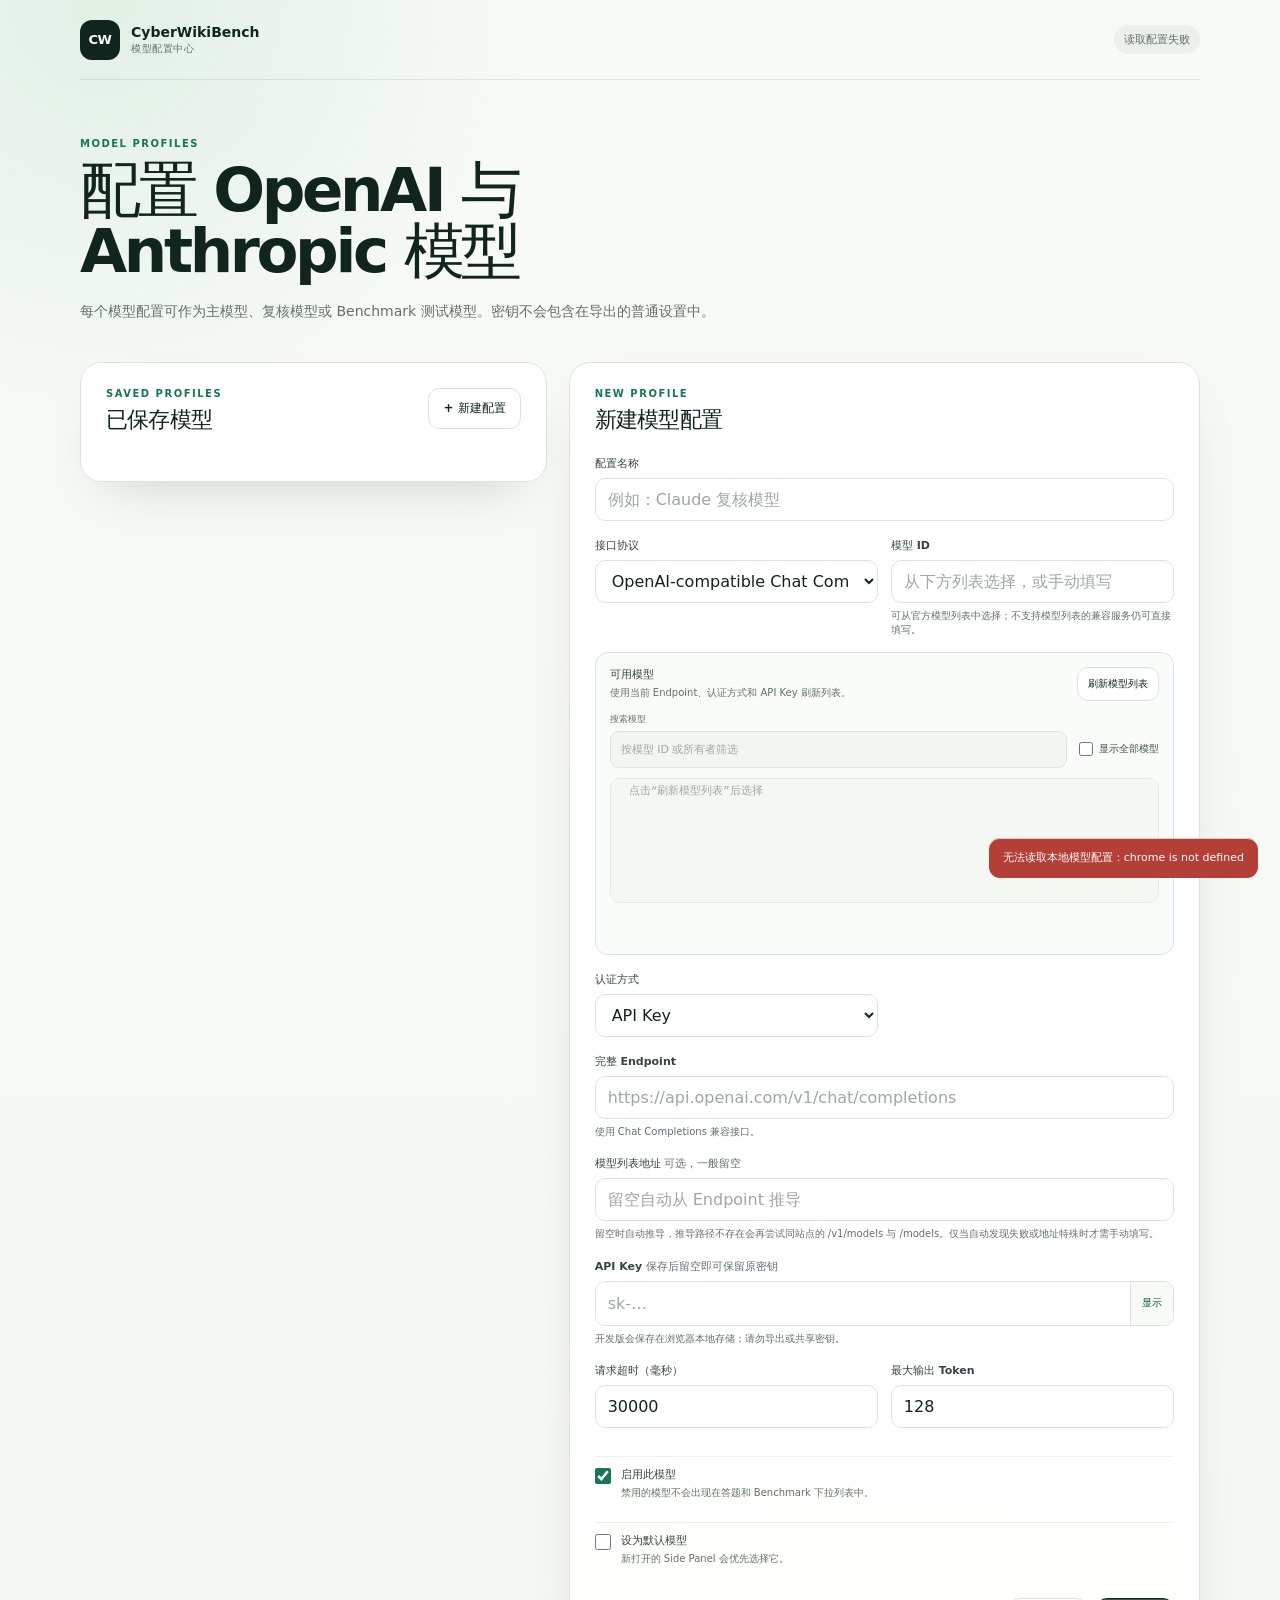
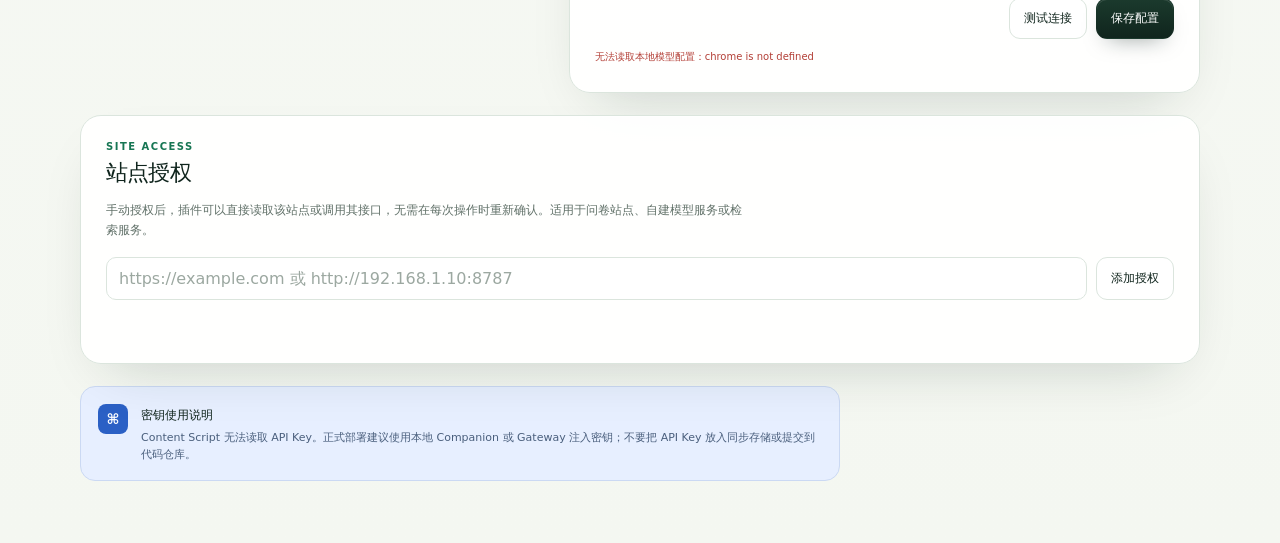
<file: extension/options/options.html>
<!doctype html>
<html lang="zh-CN">
  <head>
    <meta charset="utf-8" />
    <meta name="viewport" content="width=device-width, initial-scale=1" />
    <meta name="color-scheme" content="light" />
    <title>CyberWikiBench · 模型设置</title>
    <link rel="stylesheet" href="./options.css" />
  </head>
  <body>
    <main class="page-shell">
      <header class="page-header">
        <a class="brand" href="#top" aria-label="CyberWikiBench 模型设置">
          <span class="brand-mark" aria-hidden="true">CW</span>
          <span><strong>CyberWikiBench</strong><small>模型配置中心</small></span>
        </a>
        <div id="profileCount" class="profile-count">正在读取配置…</div>
      </header>

      <section class="hero" id="top">
        <p class="eyebrow">MODEL PROFILES</p>
        <h1>配置 OpenAI 与 Anthropic 模型</h1>
        <p>每个模型配置可作为主模型、复核模型或 Benchmark 测试模型。密钥不会包含在导出的普通设置中。</p>
      </section>

      <div class="workspace-grid">
        <section class="profiles-section" aria-labelledby="profilesHeading">
          <div class="section-heading">
            <div>
              <p class="section-kicker">SAVED PROFILES</p>
              <h2 id="profilesHeading">已保存模型</h2>
            </div>
            <button id="newProfileButton" class="button button-secondary" type="button">+ 新建配置</button>
          </div>
          <div id="profileList" class="profile-list" aria-live="polite"></div>
        </section>

        <section class="form-section" aria-labelledby="formHeading">
          <div class="section-heading">
            <div>
              <p id="formKicker" class="section-kicker">NEW PROFILE</p>
              <h2 id="formHeading">新建模型配置</h2>
            </div>
            <span id="editingBadge" class="editing-badge" hidden>编辑中</span>
          </div>

          <form id="profileForm" novalidate>
            <input id="profileId" type="hidden" />
            <div class="form-grid">
              <label class="field field-wide">
                <span>配置名称</span>
                <input id="profileName" type="text" maxlength="80" autocomplete="off" placeholder="例如：Claude 复核模型" required />
              </label>
              <label class="field">
                <span>接口协议</span>
                <select id="profileProtocol" required>
                  <option value="openai_chat_completions">OpenAI-compatible Chat Completions</option>
                  <option value="anthropic_messages">Anthropic Messages</option>
                </select>
              </label>
              <label class="field">
                <span>模型 ID</span>
                <input id="profileModel" type="text" maxlength="200" autocomplete="off" placeholder="从下方列表选择，或手动填写" required />
                <small>可从官方模型列表中选择；不支持模型列表的兼容服务仍可直接填写。</small>
              </label>
              <section class="field field-wide model-catalog-field" aria-labelledby="modelCatalogHeading">
                <div class="model-catalog-heading">
                  <div>
                    <span id="modelCatalogHeading">可用模型</span>
                    <small id="modelCatalogSummary">使用当前 Endpoint、认证方式和 API Key 刷新列表。</small>
                  </div>
                  <button id="refreshModelsButton" class="button button-secondary model-refresh-button" type="button">刷新模型列表</button>
                </div>
                <div class="model-catalog-controls">
                  <label class="model-search-field">
                    <span>搜索模型</span>
                    <input id="modelCatalogSearch" type="search" autocomplete="off" placeholder="按模型 ID 或所有者筛选" disabled />
                  </label>
                  <label class="model-show-all">
                    <input id="showAllModels" type="checkbox" />
                    <span>显示全部模型</span>
                  </label>
                </div>
                <select id="modelCatalog" class="model-catalog-select" size="6" disabled aria-labelledby="modelCatalogHeading" aria-describedby="modelCatalogStatus modelCatalogMeta">
                  <option value="">点击“刷新模型列表”后选择</option>
                </select>
                <p id="modelCatalogStatus" class="model-catalog-status" role="status" aria-live="polite"></p>
                <p id="modelCatalogMeta" class="model-catalog-meta"></p>
              </section>
              <label class="field">
                <span>认证方式</span>
                <select id="profileAuthMode" required>
                  <option value="api_key">API Key</option>
                  <option value="none">无需认证（本地服务）</option>
                </select>
              </label>
              <label class="field field-wide">
                <span>完整 Endpoint</span>
                <input id="profileEndpoint" type="url" inputmode="url" autocomplete="url" placeholder="https://api.openai.com/v1/chat/completions" required />
                <small id="endpointHint">使用 Chat Completions 兼容接口。</small>
              </label>
              <label class="field field-wide">
                <span>模型列表地址 <em>可选，一般留空</em></span>
                <input id="profileModelsEndpoint" type="url" inputmode="url" autocomplete="off" spellcheck="false" placeholder="留空自动从 Endpoint 推导" />
                <small>留空时自动推导，推导路径不存在会再尝试同站点的 /v1/models 与 /models。仅当自动发现失败或地址特殊时才需手动填写。</small>
              </label>
              <label id="apiKeyField" class="field field-wide">
                <span id="apiKeyLabel">API Key <em>保存后留空即可保留原密钥</em></span>
                <span class="key-input-wrap">
                  <input id="profileApiKey" type="password" autocomplete="off" spellcheck="false" placeholder="sk-…" />
                  <button id="toggleKeyButton" class="key-toggle" type="button" aria-label="显示 API Key">显示</button>
                </span>
                <small id="keyHint">开发版会保存在浏览器本地存储；请勿导出或共享密钥。</small>
              </label>
              <label class="field">
                <span>请求超时（毫秒）</span>
                <input id="profileTimeout" type="number" min="1000" max="300000" step="1000" value="30000" required />
              </label>
              <label class="field">
                <span>最大输出 Token</span>
                <input id="profileMaxTokens" type="number" min="16" max="8192" step="1" value="128" required />
              </label>
            </div>

            <label class="toggle-row">
              <input id="profileEnabled" type="checkbox" checked />
              <span><strong>启用此模型</strong><small>禁用的模型不会出现在答题和 Benchmark 下拉列表中。</small></span>
            </label>
            <label class="toggle-row">
              <input id="profileDefault" type="checkbox" />
              <span><strong>设为默认模型</strong><small>新打开的 Side Panel 会优先选择它。</small></span>
            </label>

            <div class="form-actions">
              <button id="testProfileButton" class="button button-secondary" type="button">测试连接</button>
              <button id="saveProfileButton" class="button button-primary" type="submit">保存配置</button>
            </div>
            <p id="formStatus" class="form-status" role="status" aria-live="polite"></p>
          </form>
        </section>
      </div>

      <section class="permissions-section" aria-labelledby="permissionsHeading">
        <div class="section-heading">
          <div>
            <p class="section-kicker">SITE ACCESS</p>
            <h2 id="permissionsHeading">站点授权</h2>
          </div>
        </div>
        <p class="permissions-intro">手动授权后，插件可以直接读取该站点或调用其接口，无需在每次操作时重新确认。适用于问卷站点、自建模型服务或检索服务。</p>
        <form id="originGrantForm" class="origin-grant-form" novalidate>
          <input id="originGrantInput" type="url" inputmode="url" autocomplete="off" spellcheck="false" placeholder="https://example.com 或 http://192.168.1.10:8787" aria-label="要授权的网址" />
          <button id="originGrantButton" class="button button-secondary" type="submit">添加授权</button>
        </form>
        <p id="originGrantStatus" class="origin-grant-status" role="status" aria-live="polite"></p>
        <div id="originList" class="origin-list" aria-live="polite"></div>
      </section>

      <section class="security-note">
        <span class="security-icon" aria-hidden="true">⌘</span>
        <div>
          <strong>密钥使用说明</strong>
          <p>Content Script 无法读取 API Key。正式部署建议使用本地 Companion 或 Gateway 注入密钥；不要把 API Key 放入同步存储或提交到代码仓库。</p>
        </div>
      </section>
    </main>

    <div id="toast" class="toast" role="status" aria-live="polite" aria-atomic="true"></div>
    <script type="module" src="./options.js"></script>
  </body>
</html>
</file>
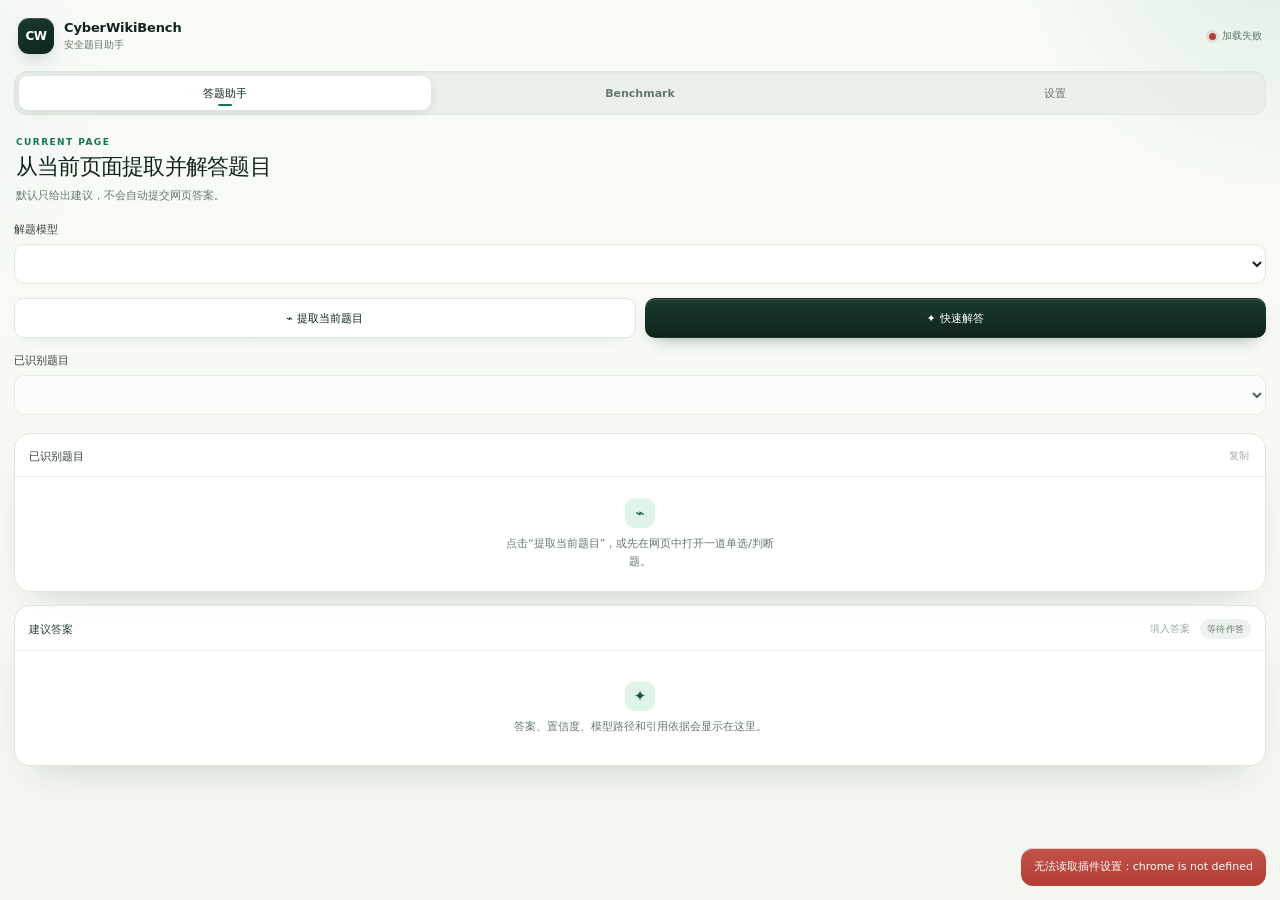
<file: extension/sidepanel/sidepanel.html>
<!doctype html>
<html lang="zh-CN">
  <head>
    <meta charset="utf-8" />
    <meta name="viewport" content="width=device-width, initial-scale=1" />
    <meta name="color-scheme" content="light" />
    <title>CyberWikiBench Assistant</title>
    <link rel="stylesheet" href="./sidepanel.css" />
  </head>
  <body>
    <main class="app-shell">
      <header class="app-header">
        <div class="brand">
          <span class="brand-mark" aria-hidden="true">CW</span>
          <span>
            <strong>CyberWikiBench</strong>
            <small>安全题目助手</small>
          </span>
        </div>
        <span id="connectionState" class="connection-state" title="正在读取模型配置">
          <span class="status-dot" aria-hidden="true"></span>
          <span class="connection-label">准备中</span>
        </span>
      </header>

      <nav class="tab-list" aria-label="插件功能">
        <button class="tab-button is-active" type="button" data-tab="assistant" aria-controls="assistantPanel" aria-selected="true">答题助手</button>
        <button class="tab-button" type="button" data-tab="benchmark" aria-controls="benchmarkPanel" aria-selected="false">Benchmark</button>
        <button class="tab-button" type="button" data-tab="settings" aria-controls="settingsPanel" aria-selected="false">设置</button>
      </nav>

      <section id="assistantPanel" class="tab-panel" data-panel="assistant">
        <div class="panel-intro">
          <p class="eyebrow">CURRENT PAGE</p>
          <h1>从当前页面提取并解答题目</h1>
          <p>默认只给出建议，不会自动提交网页答案。</p>
        </div>

        <label class="field">
          <span>解题模型</span>
          <select id="assistantProfileSelect" aria-label="选择解题模型"></select>
        </label>

        <div class="button-row">
          <button id="extractButton" class="button button-secondary" type="button">
            <span aria-hidden="true">⌁</span>
            提取当前题目
          </button>
          <button id="solveButton" class="button button-primary" type="button">
            <span aria-hidden="true">✦</span>
            快速解答
          </button>
        </div>

        <label id="questionPickerField" class="field compact-field" hidden>
          <span id="questionPickerLabel">已识别题目</span>
          <select id="questionSelect" aria-label="选择当前要解答的题目" disabled></select>
        </label>

        <article class="card extraction-card" aria-live="polite">
          <div class="card-heading">
            <span>已识别题目</span>
            <button id="copyQuestionButton" class="text-button" type="button" disabled>复制</button>
          </div>
          <div id="questionPreview" class="question-preview empty-state">
            <span class="empty-icon" aria-hidden="true">⌁</span>
            <p>点击“提取当前题目”，或先在网页中打开一道单选/判断题。</p>
          </div>
        </article>

        <article id="solveResultCard" class="card answer-card is-empty" aria-live="polite">
          <div class="card-heading">
            <span>建议答案</span>
            <div class="card-heading-actions">
              <button id="fillAnswerButton" class="text-button fill-answer-button" type="button" disabled>填入答案</button>
              <span id="answerRoute" class="route-badge">等待作答</span>
            </div>
          </div>
          <div id="solveResult" class="answer-result empty-state">
            <span class="empty-icon" aria-hidden="true">✦</span>
            <p>答案、置信度、模型路径和引用依据会显示在这里。</p>
          </div>
        </article>
      </section>

      <section id="benchmarkPanel" class="tab-panel is-hidden" data-panel="benchmark" hidden>
        <div class="panel-intro">
          <p class="eyebrow">MODEL EVALUATION</p>
          <h1>直接运行一轮模型测评</h1>
          <p>测试题答案不会发送给模型或暴露在抽题响应中。</p>
        </div>

        <form id="benchmarkForm" class="stack-form">
          <label class="field">
            <span>测试模型</span>
            <select id="benchmarkProfileSelect" aria-label="选择测试模型"></select>
          </label>

          <fieldset class="field-set">
            <legend>题型</legend>
            <div class="type-grid">
              <label class="check-card">
                <input id="benchmarkSingleChoice" type="checkbox" value="single_choice" checked />
                <span><strong>单选题</strong><small>A / B / C / D</small></span>
              </label>
              <label class="check-card">
                <input id="benchmarkTrueFalse" type="checkbox" value="true_false" checked />
                <span><strong>判断题</strong><small>正确 / 错误</small></span>
              </label>
            </div>
          </fieldset>

          <div class="two-column">
            <label class="field">
              <span>题目数量</span>
              <input id="benchmarkCount" type="number" min="1" max="200" value="20" required />
            </label>
            <label class="field">
              <span>随机种子 <em>可选</em></span>
              <input id="benchmarkSeed" type="number" inputmode="numeric" placeholder="自动生成" />
            </label>
          </div>

          <label class="field compact-field">
            <span>运行标签 <em>可选</em></span>
            <input id="benchmarkLabel" type="text" maxlength="80" placeholder="例如 Claude 验证 - v1" />
          </label>
          <label class="inline-toggle benchmark-rag-toggle">
            <input id="benchmarkUseRag" type="checkbox" />
            <span>本轮使用本地 RAG 资料检索</span>
          </label>

          <button id="benchmarkRunButton" class="button button-primary button-wide" type="submit">
            <span aria-hidden="true">▶</span>
            开始自动测试
          </button>
        </form>

        <article id="benchmarkProgressCard" class="card progress-card is-hidden" aria-live="polite" hidden>
          <div class="card-heading">
            <span id="benchmarkProgressTitle">正在准备测试</span>
            <span id="benchmarkProgressText" class="muted">0 / 0</span>
          </div>
          <div class="progress-track"><span id="benchmarkProgressBar"></span></div>
          <p id="benchmarkProgressNote" class="caption">正在创建固定测试集…</p>
        </article>

        <article id="benchmarkResultCard" class="card benchmark-result-card is-empty" aria-live="polite">
          <div class="card-heading">
            <span>本轮结果</span>
            <button id="copyBenchmarkButton" class="text-button" type="button" disabled>复制 JSON</button>
          </div>
          <div id="benchmarkResult" class="empty-state">
            <span class="empty-icon" aria-hidden="true">▦</span>
            <p>完成后会显示准确率、题目数量、延迟和错题摘要。</p>
          </div>
        </article>
      </section>

      <section id="settingsPanel" class="tab-panel is-hidden" data-panel="settings" hidden>
        <div class="panel-intro">
          <p class="eyebrow">ROUTING</p>
          <h1>答题路径与本地服务</h1>
          <p>模型配置和密钥在完整设置页中管理。</p>
        </div>

        <form id="routingForm" class="stack-form">
          <label class="field">
            <span>答题模式</span>
            <select id="routingMode">
              <option value="fast">极速：优先本地/主模型</option>
              <option value="balanced">均衡：低置信度时复核</option>
              <option value="rigorous">严谨：双模型复核</option>
              <option value="private">隐私：禁止外部请求</option>
            </select>
          </label>

          <label class="field">
            <span>快速模型</span>
            <select id="fastProfileSelect"></select>
          </label>
          <label class="field">
            <span>主模型</span>
            <select id="primaryProfileSelect"></select>
          </label>
          <label class="field">
            <span>复核模型 <em>可选</em></span>
            <select id="verifierProfileSelect"></select>
          </label>
          <label class="field">
            <span>备用模型 <em>可选</em></span>
            <select id="fallbackProfileSelect"></select>
          </label>
          <label class="field">
            <span>Benchmark API 地址</span>
            <input id="benchmarkApiUrl" type="url" inputmode="url" placeholder="http://127.0.0.1:8765/api/v1" />
          </label>

          <fieldset class="settings-subsection">
            <legend>本地 RAG / Embedding</legend>
            <label class="inline-toggle">
              <input id="ragEnabled" type="checkbox" />
              <span>解题时启用检索增强</span>
            </label>
            <label class="field">
              <span>检索 Endpoint</span>
              <input id="ragEndpoint" type="url" inputmode="url" placeholder="http://127.0.0.1:8787/retrieve" />
            </label>
            <div class="two-column">
              <label class="field">
                <span>知识库集合 <em>可选</em></span>
                <input id="ragCollection" type="text" maxlength="80" placeholder="network-security" />
              </label>
              <label class="field">
                <span>召回 Top K</span>
                <input id="ragTopK" type="number" min="1" max="10" value="3" />
              </label>
            </div>
          </fieldset>

          <fieldset class="settings-subsection">
            <legend>题库采集</legend>
            <label class="inline-toggle">
              <input id="collectorEnabled" type="checkbox" />
              <span>开启一键采集（页面按 Alt / ⌥ + Shift + C）</span>
            </label>
            <p class="settings-help">在题目页面按快捷键，提取当前页全部题目并发往本地题库服务；工具栏图标会闪 ✓/! 反馈结果。快捷键若与系统冲突，可在 chrome://extensions/shortcuts 自行修改。采集与浏览需先运行 start_collector.sh。</p>
            <label class="field">
              <span>采集服务 Endpoint</span>
              <input id="collectorEndpoint" type="url" inputmode="url" placeholder="http://127.0.0.1:8790/api/v1/extractions" />
            </label>
            <div class="two-column">
              <label class="field">
                <span>User ID</span>
                <input id="collectorUserId" type="text" autocomplete="off" spellcheck="false" placeholder="gary" />
              </label>
              <label class="field">
                <span>Key</span>
                <input id="collectorKey" type="password" autocomplete="off" spellcheck="false" placeholder="服务端分配的 Key" />
              </label>
            </div>
            <p class="settings-help">服务端启用多用户鉴权（data/collector_auth.json）时需填写；题目按 User ID 分空间保存。测试连接会一并校验凭据。</p>
            <button id="collectorTestButton" class="button button-secondary button-wide" type="button">测试采集服务连接</button>
            <p id="collectorStatus" class="settings-help" aria-live="polite"></p>
          </fieldset>

          <fieldset class="settings-subsection overlay-settings">
            <legend>低干扰浮窗</legend>
            <label class="inline-toggle">
              <input id="overlayEnabled" type="checkbox" />
              <span>在已授权的普通网页显示紧凑浮窗</span>
            </label>
            <p class="settings-help">折叠后显示为 AssistiveTouch 风格的小白点：点击展开、按住拖动。展开后点“收起”即可恢复。关闭按钮只隐藏当前标签页，可从这里重新显示。</p>
            <label class="field range-field">
              <span>固定透明度（悬停不变） <output id="overlayOpacityValue" for="overlayOpacity">68%</output></span>
              <input id="overlayOpacity" type="range" min="1" max="100" step="1" value="68" />
            </label>
            <label class="inline-toggle">
              <input id="overlayClickThrough" type="checkbox" />
              <span>内容区点击穿透（顶部仍可拖动、折叠和关闭）</span>
            </label>
            <label class="inline-toggle">
              <input id="overlayStealth" type="checkbox" />
              <span>低调模式 — 浮窗自动隐藏，鼠标靠近或 Alt / ⌥ + Shift + X 唤醒</span>
            </label>
            <label class="field range-field">
              <span>低调透明度 <output id="overlayStealthOpacityValue" for="overlayStealthOpacity">8%</output></span>
              <input id="overlayStealthOpacity" type="range" min="1" max="30" step="1" value="8" />
            </label>
            <button id="overlayApplyButton" class="button button-secondary button-wide overlay-apply-button" type="button">在当前页面显示或更新</button>
            <p id="overlayStatus" class="settings-help overlay-status" aria-live="polite"></p>
          </fieldset>
          <button class="button button-primary button-wide" type="submit">保存答题设置</button>
        </form>

        <article class="card model-settings-card">
          <div>
            <strong id="profileSummary">尚未配置模型</strong>
            <p>支持 OpenAI-compatible 和 Anthropic Messages 协议。</p>
          </div>
          <button id="openOptionsButton" class="button button-secondary" type="button">管理模型</button>
        </article>
      </section>
    </main>

    <div id="toast" class="toast" role="status" aria-live="polite" aria-atomic="true"></div>
    <script type="module" src="./sidepanel.js"></script>
  </body>
</html>
</file>
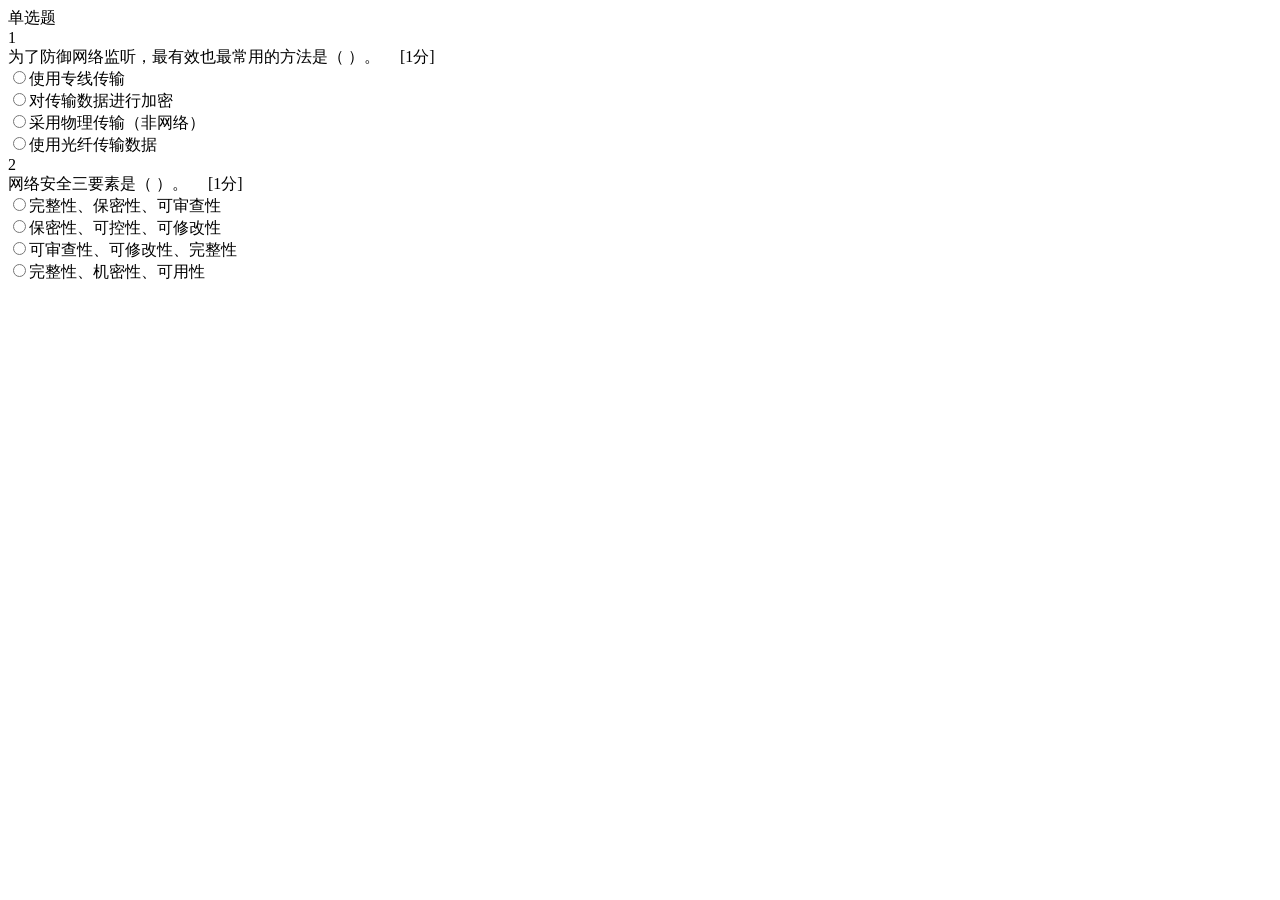
<file: extension/tests/fixtures/element-plus-exam.html>
<!doctype html>
<html lang="zh-CN">
  <head>
    <meta charset="utf-8" />
    <title>Element Plus 考试页（每选项独立 radiogroup）</title>
    <!--
      手工验证页：模拟 Vue + Element Plus 结构。
      关键特征：
      1. 每个选项各自包在一个 div.el-radio-group[role=radiogroup] 里
      2. 每个 input 的 name 唯一（el-id-xxx 自动生成）
      3. input.value 是完整选项文本，而非 A/B/C
      4. 题干在 .subject-name，分值标记 [1分] 在题干尾部
      验证：提取应识别出 2 道题（单选 + 多选），选项键为 A/B/C/D。
    -->
  </head>
  <body>
    <div data-v-c1b56fa4 class="subject-type">
      <div data-v-c1b56fa4 class="subjectTop"><span data-v-c1b56fa4>单选题</span><span data-v-c1b56fa4 class="sub-line"></span></div>

      <div data-v-c1b56fa4 class="subject-item">
        <div data-v-c1b56fa4 class="subject-order"><div data-v-c1b56fa4 class="order-cicle"></div><div data-v-c1b56fa4 class="order-num">1</div></div>
        <div data-v-c1b56fa4 class="subject-detail">
          <div data-v-c1b56fa4 class="subject-name"><span data-v-c1b56fa4>为了防御网络监听，最有效也最常用的方法是（  ）。</span><span data-v-c1b56fa4 style="padding-left: 20px;">[1分]</span></div>
          <div data-v-c1b56fa4>
            <div data-v-c1b56fa4 class="el-radio-group" role="radiogroup"><label data-v-c1b56fa4 class="el-radio"><span class="el-radio__input"><input class="el-radio__original" name="el-id-1-63" type="radio" value="使用专线传输" tabindex="0"><span class="el-radio__inner"></span></span><span class="el-radio__label">使用专线传输</span></label></div>
            <div data-v-c1b56fa4 class="el-radio-group" role="radiogroup"><label data-v-c1b56fa4 class="el-radio"><span class="el-radio__input"><input class="el-radio__original" name="el-id-1-64" type="radio" value="对传输数据进行加密" tabindex="0"><span class="el-radio__inner"></span></span><span class="el-radio__label">对传输数据进行加密</span></label></div>
            <div data-v-c1b56fa4 class="el-radio-group" role="radiogroup"><label data-v-c1b56fa4 class="el-radio"><span class="el-radio__input"><input class="el-radio__original" name="el-id-1-65" type="radio" value="采用物理传输（非网络）" tabindex="0"><span class="el-radio__inner"></span></span><span class="el-radio__label">采用物理传输（非网络）</span></label></div>
            <div data-v-c1b56fa4 class="el-radio-group" role="radiogroup"><label data-v-c1b56fa4 class="el-radio"><span class="el-radio__input"><input class="el-radio__original" name="el-id-1-66" type="radio" value="使用光纤传输数据" tabindex="0"><span class="el-radio__inner"></span></span><span class="el-radio__label">使用光纤传输数据</span></label></div>
          </div>
        </div>
      </div>

      <div data-v-c1b56fa4 class="subject-item">
        <div data-v-c1b56fa4 class="subject-order"><div data-v-c1b56fa4 class="order-cicle"></div><div data-v-c1b56fa4 class="order-num">2</div></div>
        <div data-v-c1b56fa4 class="subject-detail">
          <div data-v-c1b56fa4 class="subject-name"><span data-v-c1b56fa4>网络安全三要素是（  ）。</span><span data-v-c1b56fa4 style="padding-left: 20px;">[1分]</span></div>
          <div data-v-c1b56fa4>
            <div data-v-c1b56fa4 class="el-radio-group" role="radiogroup"><label data-v-c1b56fa4 class="el-radio"><span class="el-radio__input"><input class="el-radio__original" name="el-id-2-67" type="radio" value="完整性、保密性、可审查性" tabindex="0"><span class="el-radio__inner"></span></span><span class="el-radio__label">完整性、保密性、可审查性</span></label></div>
            <div data-v-c1b56fa4 class="el-radio-group" role="radiogroup"><label data-v-c1b56fa4 class="el-radio"><span class="el-radio__input"><input class="el-radio__original" name="el-id-2-68" type="radio" value="保密性、可控性、可修改性" tabindex="0"><span class="el-radio__inner"></span></span><span class="el-radio__label">保密性、可控性、可修改性</span></label></div>
            <div data-v-c1b56fa4 class="el-radio-group" role="radiogroup"><label data-v-c1b56fa4 class="el-radio"><span class="el-radio__input"><input class="el-radio__original" name="el-id-2-69" type="radio" value="可审查性、可修改性、完整性" tabindex="0"><span class="el-radio__inner"></span></span><span class="el-radio__label">可审查性、可修改性、完整性</span></label></div>
            <div data-v-c1b56fa4 class="el-radio-group" role="radiogroup"><label data-v-c1b56fa4 class="el-radio"><span class="el-radio__input"><input class="el-radio__original" name="el-id-2-70" type="radio" value="完整性、机密性、可用性" tabindex="0"><span class="el-radio__inner"></span></span><span class="el-radio__label">完整性、机密性、可用性</span></label></div>
          </div>
        </div>
      </div>
    </div>
  </body>
</html>
</file>
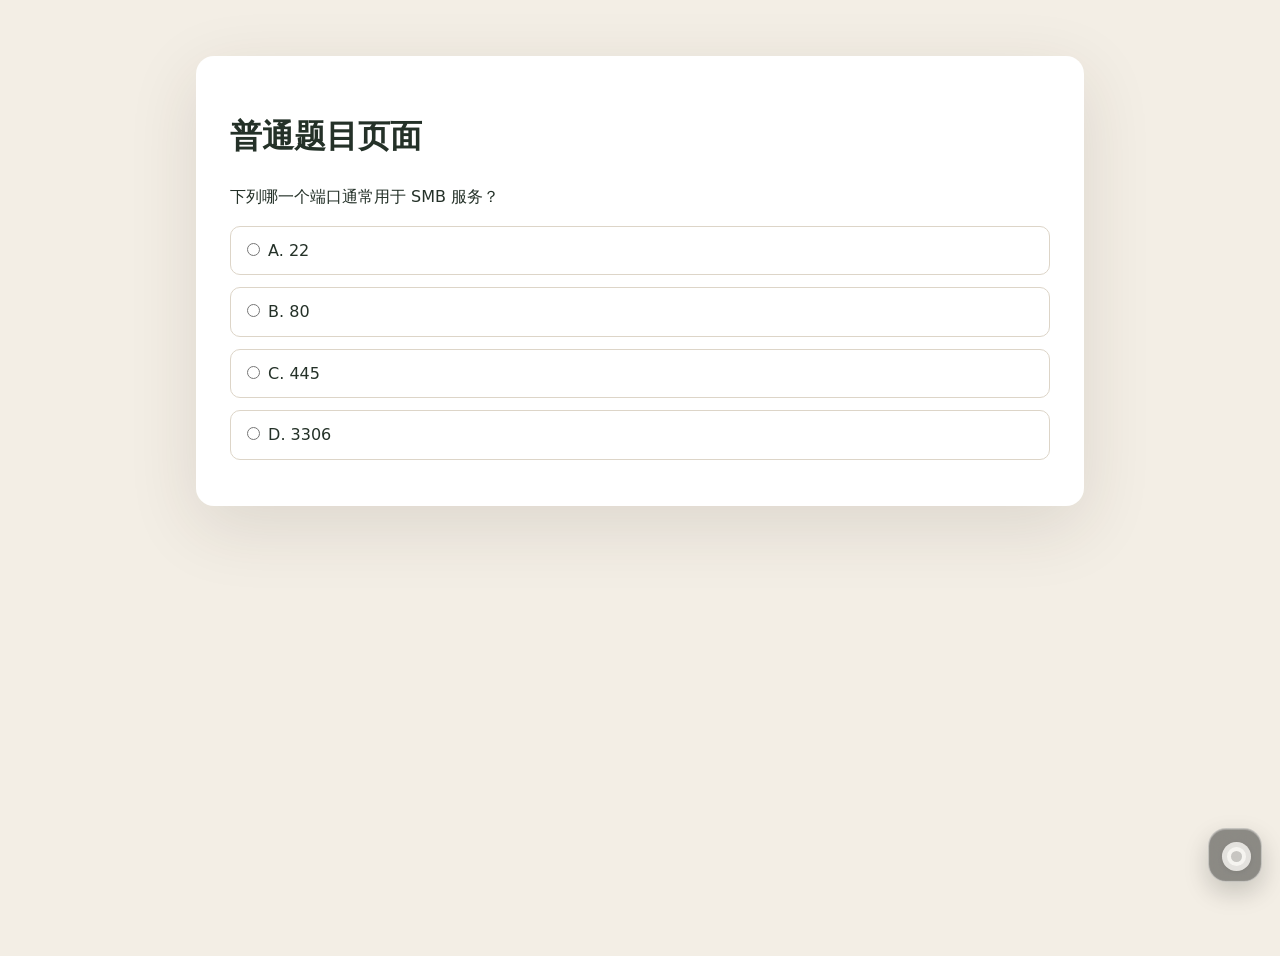
<file: extension/tests/fixtures/low-interference-overlay.html>
<!doctype html>
<html lang="zh-CN">
  <head>
    <meta charset="utf-8" />
    <meta name="viewport" content="width=device-width, initial-scale=1" />
    <title>Low-interference overlay fixture</title>
    <style>
      body { margin: 0; min-height: 100vh; background: #f3eee5; color: #243128; font: 16px/1.6 system-ui, sans-serif; }
      main { width: min(820px, calc(100% - 40px)); margin: 56px auto; padding: 34px; border-radius: 18px; background: white; box-shadow: 0 20px 70px rgba(55, 44, 29, .12); }
      label { display: block; margin: 12px 0; padding: 11px; border: 1px solid #ddd5c8; border-radius: 10px; }
    </style>
  </head>
  <body>
    <main>
      <h1>普通题目页面</h1>
      <p>下列哪一个端口通常用于 SMB 服务？</p>
      <label><input type="radio" name="answer" /> A. 22</label>
      <label><input type="radio" name="answer" /> B. 80</label>
      <label><input type="radio" name="answer" /> C. 445</label>
      <label><input type="radio" name="answer" /> D. 3306</label>
    </main>
    <script>
      const runtimeListeners = [];
      globalThis.chrome = {
        runtime: {
          lastError: null,
          onMessage: { addListener(listener) { runtimeListeners.push(listener); } },
          sendMessage(message, callback) {
            if (message.type === "CWKB_OVERLAY_READINESS") {
              callback({ ok: true, data: { ready: true } });
              return;
            }
            if (message.type === "CWKB_OVERLAY_ACTION" && message.payload.action === "extract") {
              callback({ ok: true, data: { count: 1, question: { id: "fixture-question", stem: "下列哪一个端口通常用于 SMB 服务？", type: "single_choice" } } });
              return;
            }
            if (message.type === "CWKB_OVERLAY_ACTION" && message.payload.action === "solve") {
              callback({ ok: true, data: { question: { id: "fixture-question", stem: "下列哪一个端口通常用于 SMB 服务？", type: "single_choice" }, result: { answer: "C", confidence: 0.98, latencyMs: 420 } } });
              return;
            }
            if (message.type === "CWKB_OVERLAY_ACTION" && message.payload.action === "fill") {
              document.querySelectorAll("input")[2].checked = true;
              callback({ ok: true, data: { filled: true, submitted: false } });
              return;
            }
            callback({ ok: true, data: { saved: true } });
          },
        },
      };
      globalThis.showFixtureOverlay = () => {
        for (const listener of runtimeListeners) {
          listener({
            type: "CWKB_OVERLAY_CONFIG",
            payload: {
              enabled: true,
              opacity: 0.62,
              clickThrough: false,
              collapsed: true,
              position: { right: 18, bottom: 18 },
            },
          }, {}, () => undefined);
        }
      };
    </script>
    <script src="../../content/low-interference-overlay.js"></script>
    <script>showFixtureOverlay();</script>
  </body>
</html>
</file>
<file: extension/options/options.css>
:root {
  --ink: #10251d;
  --muted: #617168;
  --paper: #f4f7f1;
  --surface: #fff;
  --line: #dbe5dd;
  --accent: #177653;
  --accent-dark: #0f583d;
  --accent-soft: #dff3e8;
  --blue: #2b60c5;
  --blue-soft: #e7efff;
  --danger: #b33f36;
  --danger-soft: #fff0ed;
  --shadow: 0 1px 0 rgba(255, 255, 255, 0.7) inset, 0 24px 56px -28px rgba(15, 36, 28, 0.22);
  --ease: cubic-bezier(0.16, 1, 0.3, 1);
  --ring: rgba(23, 118, 83, 0.16);
  color: var(--ink);
  background: var(--paper);
  font-family: system-ui, -apple-system, BlinkMacSystemFont, "SF Pro Text", "Segoe UI", Roboto, "Helvetica Neue", Arial, sans-serif;
  font-synthesis: none;
  -webkit-font-smoothing: antialiased;
  -moz-osx-font-smoothing: grayscale;
  text-rendering: optimizeLegibility;
}

* { box-sizing: border-box; }
body {
  min-width: 320px;
  min-height: 100vh;
  margin: 0;
  background:
    radial-gradient(circle at 8% 0%, rgba(63, 165, 111, 0.12), transparent 27rem),
    linear-gradient(180deg, #f8faf6 0%, var(--paper) 100%);
}
button, input, select { font: inherit; }
button { cursor: pointer; }
button:focus-visible, input:focus-visible, select:focus-visible { outline: 2px solid rgba(23, 118, 83, 0.2); outline-offset: 2px; }
.field input, .field select { transition: border-color 140ms var(--ease), box-shadow 140ms var(--ease); }
.field input:focus, .field select:focus { outline: none; border-color: var(--accent); box-shadow: 0 0 0 3px var(--ring); }

.page-shell { width: min(1120px, calc(100% - 44px)); margin: 0 auto; padding: 0 0 62px; }
.page-header { display: flex; align-items: center; justify-content: space-between; gap: 16px; min-height: 80px; border-bottom: 1px solid rgba(16, 37, 29, 0.1); }
.brand { display: flex; align-items: center; gap: 11px; color: inherit; text-decoration: none; }
.brand-mark { display: grid; width: 40px; height: 40px; place-items: center; border-radius: 12px; background: var(--ink); color: white; font-size: 13px; font-weight: 800; letter-spacing: -0.04em; }
.brand strong, .brand small { display: block; }
.brand strong { font-size: 14px; }
.brand small { margin-top: 2px; color: var(--muted); font-size: 10px; letter-spacing: 0.05em; }
.profile-count { padding: 7px 10px; border-radius: 999px; background: #ebf0eb; color: var(--muted); font-size: 11px; font-weight: 700; }

.hero { max-width: 760px; padding: 58px 0 38px; }
.eyebrow, .section-kicker { margin: 0 0 10px; color: var(--accent); font-size: 10px; font-weight: 820; letter-spacing: 0.15em; }
.hero h1 { margin: 0; font-size: clamp(35px, 5vw, 61px); line-height: 1; letter-spacing: -0.055em; }
.hero p:last-child { max-width: 640px; margin: 19px 0 0; color: var(--muted); font-size: 14px; line-height: 1.7; }

.workspace-grid { display: grid; grid-template-columns: minmax(280px, 0.85fr) minmax(390px, 1.15fr); gap: 22px; align-items: start; animation: rise-in 420ms var(--ease) both; }
@keyframes rise-in { from { opacity: 0; transform: translateY(10px); } to { opacity: 1; transform: none; } }
.profiles-section, .form-section { padding: 25px; border: 1px solid var(--line); border-radius: 21px; background: rgba(255, 255, 255, 0.93); box-shadow: var(--shadow); }
.form-section { position: sticky; top: 18px; }
.section-heading { display: flex; align-items: flex-start; justify-content: space-between; gap: 16px; margin-bottom: 21px; }
.section-heading h2 { margin: 0; font-size: 22px; letter-spacing: -0.035em; }
.section-kicker { margin-bottom: 6px; }
.editing-badge { padding: 6px 8px; border-radius: 999px; background: var(--blue-soft); color: var(--blue); font-size: 10px; font-weight: 800; }

.button { min-height: 41px; border: 1px solid transparent; border-radius: 11px; padding: 0 14px; font-size: 12px; font-weight: 760; transition: transform 160ms var(--ease), background 160ms var(--ease), border-color 160ms var(--ease), box-shadow 160ms var(--ease); }
.button:hover:not(:disabled) { transform: translateY(-1px); }
.button:active:not(:disabled) { transform: translateY(0) scale(0.985); transition-duration: 60ms; }
.button:disabled { cursor: wait; opacity: 0.58; }
.button-primary { background: linear-gradient(180deg, #1b3a2d, var(--ink)); color: white; box-shadow: inset 0 1px 0 rgba(255, 255, 255, 0.14), 0 10px 22px -12px rgba(15, 36, 28, 0.5); }
.button-primary:hover:not(:disabled) { background: linear-gradient(180deg, var(--accent-dark), #0c4730); }
.button-secondary { border-color: var(--line); background: white; color: var(--ink); }
.button-secondary:hover:not(:disabled) { border-color: #aab9ae; background: #f8fbf8; }
.button-danger { border-color: #f3c7c2; background: white; color: var(--danger); }
.button-danger:hover:not(:disabled) { background: var(--danger-soft); }

.profile-list { display: grid; gap: 10px; }
.empty-profiles { padding: 34px 16px; border: 1px dashed #c8d4ca; border-radius: 14px; color: var(--muted); text-align: center; }
.empty-profiles strong, .empty-profiles p { display: block; }
.empty-profiles strong { color: var(--ink); font-size: 13px; }
.empty-profiles p { margin: 6px 0 0; font-size: 11px; line-height: 1.55; }
.profile-card { padding: 15px; border: 1px solid var(--line); border-radius: 14px; background: #fff; transition: border-color 160ms var(--ease), box-shadow 160ms var(--ease), transform 160ms var(--ease); }
.profile-card:hover { transform: translateY(-2px); box-shadow: 0 14px 30px -20px rgba(15, 36, 28, 0.28); }
.profile-card.is-selected { border-color: var(--accent); box-shadow: inset 0 0 0 1px var(--accent); }
.profile-card.is-disabled { opacity: 0.58; }
.profile-card-head { display: flex; align-items: flex-start; justify-content: space-between; gap: 10px; }
.profile-card h3 { max-width: 210px; margin: 0; overflow: hidden; font-size: 13px; line-height: 1.3; text-overflow: ellipsis; white-space: nowrap; }
.profile-card p { margin: 4px 0 0; color: var(--muted); font-family: ui-monospace, SFMono-Regular, Menlo, Consolas, monospace; font-size: 10px; overflow-wrap: anywhere; }
.profile-badges { display: flex; flex-wrap: wrap; gap: 5px; margin-top: 12px; }
.badge { display: inline-flex; align-items: center; min-height: 19px; padding: 0 6px; border-radius: 999px; background: #edf2ee; color: var(--muted); font-size: 9px; font-weight: 760; }
.badge.default { background: var(--accent-soft); color: var(--accent-dark); }
.badge.anthropic { background: var(--blue-soft); color: var(--blue); }
.badge.missing-key { background: var(--danger-soft); color: var(--danger); }
.profile-actions { display: flex; flex-wrap: wrap; gap: 7px; margin-top: 14px; }
.profile-actions button { min-height: 30px; padding: 0 9px; border: 1px solid var(--line); border-radius: 8px; background: white; color: #405147; font-size: 10px; font-weight: 720; }
.profile-actions button:hover { border-color: #aab9ae; background: #f9fcf9; }
.profile-actions .danger-action { color: var(--danger); border-color: #f2c9c4; }

.form-grid { display: grid; grid-template-columns: 1fr 1fr; gap: 0 13px; }
.field { display: block; margin-bottom: 17px; }
.field-wide { grid-column: 1 / -1; }
.field > span:not(.key-input-wrap) { display: block; margin-bottom: 7px; color: #35463d; font-size: 11px; font-weight: 760; }
.field em { color: var(--muted); font-style: normal; font-weight: 500; }
.field input, .field select { width: 100%; height: 43px; border: 1px solid var(--line); border-radius: 10px; background: white; color: var(--ink); padding: 0 12px; }
.field input::placeholder { color: #9ca8a1; }
.field small { display: block; margin-top: 6px; color: var(--muted); font-size: 10px; line-height: 1.45; }
.key-input-wrap { display: flex; overflow: hidden; border: 1px solid var(--line); border-radius: 10px; background: white; }
.key-input-wrap:focus-within { border-color: var(--accent); box-shadow: 0 0 0 3px rgba(23, 118, 83, 0.1); }
.key-input-wrap input { border: 0; border-radius: 0; }
.key-input-wrap input:focus { outline: 0; box-shadow: none; }
.key-toggle { flex: 0 0 auto; border: 0; border-left: 1px solid var(--line); background: #f8faf8; color: var(--accent-dark); padding: 0 11px; font-size: 10px; font-weight: 750; }

.model-catalog-field { margin-top: -3px; padding: 14px; border: 1px solid #d7e5da; border-radius: 13px; background: #f9fcf9; }
.model-catalog-heading { display: flex; align-items: flex-start; justify-content: space-between; gap: 12px; }
.model-catalog-heading > div > span { display: block; color: #35463d; font-size: 11px; font-weight: 760; }
.model-catalog-heading small { display: block; max-width: 310px; margin-top: 4px; color: var(--muted); font-size: 10px; line-height: 1.45; }
.model-refresh-button { flex: 0 0 auto; min-height: 34px; padding: 0 10px; font-size: 10px; }
.model-catalog-controls { display: flex; align-items: end; justify-content: space-between; gap: 12px; margin-top: 12px; }
.model-search-field { min-width: 0; flex: 1 1 auto; }
.model-search-field span { display: block; margin-bottom: 5px; color: var(--muted); font-size: 9px; font-weight: 720; }
.model-search-field input { width: 100%; height: 37px; border: 1px solid var(--line); border-radius: 9px; background: white; color: var(--ink); padding: 0 10px; font-size: 11px; }
.model-search-field input:disabled { cursor: not-allowed; background: #f2f5f2; color: #8b9990; }
.model-show-all { display: inline-flex; flex: 0 0 auto; align-items: center; gap: 6px; min-height: 37px; color: #405147; font-size: 10px; font-weight: 690; white-space: nowrap; cursor: pointer; }
.model-show-all input { width: 14px; height: 14px; margin: 0; accent-color: var(--accent); }
.model-catalog-select { width: 100%; min-height: 125px; margin-top: 10px; border: 1px solid var(--line); border-radius: 9px; background: white; color: var(--ink); padding: 5px; font-family: ui-monospace, SFMono-Regular, Menlo, Consolas, monospace; font-size: 11px; line-height: 1.55; }
.model-catalog-select:disabled { cursor: not-allowed; background: #f2f5f2; color: #8b9990; }
.model-catalog-select option { padding: 4px 6px; }
.model-catalog-status, .model-catalog-meta { min-height: 14px; margin: 7px 0 0; font-size: 10px; line-height: 1.45; }
.model-catalog-status { color: var(--muted); }
.model-catalog-status.is-success { color: var(--accent-dark); }
.model-catalog-status.is-error { color: var(--danger); }
.model-catalog-status.is-stale { color: #94610c; }
.model-catalog-meta { margin-top: 2px; color: #738179; font-size: 9px; }

.toggle-row { display: flex; align-items: flex-start; gap: 10px; margin: 11px 0; padding: 10px 0; border-top: 1px solid #edf1ed; cursor: pointer; }
.toggle-row input { width: 16px; height: 16px; margin: 1px 0 0; accent-color: var(--accent); }
.toggle-row strong, .toggle-row small { display: block; }
.toggle-row strong { color: #35463d; font-size: 11px; }
.toggle-row small { margin-top: 4px; color: var(--muted); font-size: 10px; line-height: 1.45; }
.form-actions { display: flex; justify-content: flex-end; gap: 9px; margin-top: 22px; }
.form-status { min-height: 17px; margin: 11px 0 0; color: var(--muted); font-size: 10px; line-height: 1.45; }
.form-status.is-success { color: var(--accent-dark); }
.form-status.is-error { color: var(--danger); }

.permissions-section { margin-top: 22px; padding: 25px; border: 1px solid var(--line); border-radius: 21px; background: rgba(255, 255, 255, 0.93); box-shadow: var(--shadow); animation: rise-in 480ms var(--ease) both; }
.permissions-intro { max-width: 640px; margin: -8px 0 16px; color: var(--muted); font-size: 12px; line-height: 1.65; }
.origin-grant-form { display: grid; grid-template-columns: minmax(0, 1fr) auto; gap: 9px; }
.origin-grant-form input { width: 100%; height: 43px; border: 1px solid var(--line); border-radius: 10px; background: white; color: var(--ink); padding: 0 12px; transition: border-color 140ms var(--ease), box-shadow 140ms var(--ease); }
.origin-grant-form input:focus { outline: none; border-color: var(--accent); box-shadow: 0 0 0 3px var(--ring); }
.origin-grant-form input::placeholder { color: #9ca8a1; }
.origin-grant-status { min-height: 16px; margin: 10px 0 0; color: var(--muted); font-size: 11px; line-height: 1.45; }
.origin-grant-status.is-success { color: var(--accent-dark); }
.origin-grant-status.is-error { color: var(--danger); }
.origin-list { display: grid; gap: 7px; margin-top: 12px; }
.origin-list-message { margin: 0; padding: 16px; border: 1px dashed #c8d4ca; border-radius: 12px; color: var(--muted); font-size: 11px; line-height: 1.55; text-align: center; }
.origin-list-message.is-error { border-color: #f0c7c2; color: var(--danger); text-align: left; }
.origin-item { display: flex; align-items: center; justify-content: space-between; gap: 10px; padding: 9px 12px; border: 1px solid var(--line); border-radius: 11px; background: white; transition: border-color 150ms var(--ease), box-shadow 150ms var(--ease); }
.origin-item:hover { border-color: #aab9ae; box-shadow: 0 12px 24px -20px rgba(15, 36, 28, 0.32); }
.origin-item.is-required { background: #f9fcf9; }
.origin-item code { font-family: ui-monospace, SFMono-Regular, Menlo, Consolas, monospace; font-size: 11px; color: #35463d; overflow-wrap: anywhere; }
.origin-item-actions { display: inline-flex; flex: 0 0 auto; align-items: center; gap: 8px; }
.origin-tag { display: inline-flex; align-items: center; min-height: 19px; padding: 0 7px; border-radius: 999px; background: #edf2ee; color: var(--muted); font-size: 9px; font-weight: 760; letter-spacing: 0.02em; }
.origin-item-actions button { min-height: 30px; padding: 0 10px; border: 1px solid #f2c9c4; border-radius: 8px; background: white; color: var(--danger); font-size: 10px; font-weight: 720; transition: background 140ms var(--ease), border-color 140ms var(--ease), transform 120ms var(--ease); }
.origin-item-actions button:hover { background: var(--danger-soft); }
.origin-item-actions button:active { transform: scale(0.96); }

.security-note { display: flex; gap: 13px; max-width: 760px; margin-top: 22px; padding: 17px; border: 1px solid #cbd9f3; border-radius: 15px; background: var(--blue-soft); }
.security-icon { display: grid; width: 30px; height: 30px; flex: 0 0 30px; place-items: center; border-radius: 8px; background: var(--blue); color: white; font-size: 14px; font-weight: 800; }
.security-note strong { font-size: 12px; }
.security-note p { margin: 5px 0 0; color: #4a5f7d; font-size: 11px; line-height: 1.55; }

.toast { position: fixed; right: 22px; bottom: 22px; z-index: 10; max-width: min(390px, calc(100% - 44px)); padding: 12px 14px; border-radius: 11px; background: var(--ink); color: white; box-shadow: var(--shadow); font-size: 11px; line-height: 1.45; opacity: 0; pointer-events: none; transform: translateY(8px); transition: opacity 160ms ease, transform 160ms ease; }
.toast.is-visible { opacity: 1; transform: translateY(0); }
.toast.is-error { background: var(--danger); }

@media (max-width: 820px) {
  .workspace-grid { grid-template-columns: 1fr; }
  .form-section { position: static; }
}
@media (max-width: 540px) {
  .page-shell { width: min(100% - 24px, 1120px); }
  .page-header { min-height: 68px; }
  .profile-count { display: none; }
  .hero { padding: 38px 0 28px; }
  .hero h1 { font-size: 34px; }
  .profiles-section, .form-section, .permissions-section { padding: 18px; border-radius: 17px; }
  .form-grid { grid-template-columns: 1fr; }
  .field-wide { grid-column: auto; }
  .origin-grant-form { grid-template-columns: 1fr; }
  .model-catalog-heading, .model-catalog-controls { align-items: stretch; flex-direction: column; }
  .model-refresh-button { width: 100%; }
  .model-show-all { min-height: auto; }
}

@media (prefers-reduced-motion: reduce) {
  *, *::before, *::after { animation: none !important; transition: none !important; }
}
</file>
<file: extension/sidepanel/sidepanel.css>
:root {
  --ink: #0f241c;
  --ink-soft: #34443c;
  --muted: #66786e;
  --paper: #f4f7f1;
  --surface: #ffffff;
  --surface-2: #fbfdfb;
  --line: #dde6df;
  --line-strong: #c7d3ca;
  --accent: #147653;
  --accent-dark: #0e583d;
  --accent-soft: #dff3e8;
  --blue: #2a5fc2;
  --blue-soft: #e8efff;
  --danger: #b33e36;
  --danger-soft: #fff0ed;
  --warning: #8e6200;
  --warning-soft: #fff5dc;
  --ring: rgba(20, 118, 83, 0.16);
  --ease: cubic-bezier(0.16, 1, 0.3, 1);
  --ease-quick: cubic-bezier(0.4, 0, 0.2, 1);
  --shadow: 0 1px 0 rgba(255, 255, 255, 0.7) inset, 0 20px 44px -22px rgba(15, 36, 28, 0.22);
  --shadow-sm: 0 1px 0 rgba(255, 255, 255, 0.7) inset, 0 6px 18px -12px rgba(15, 36, 28, 0.2);
  color: var(--ink);
  background: var(--paper);
  font-family: system-ui, -apple-system, BlinkMacSystemFont, "SF Pro Text", "Segoe UI", Roboto, "Helvetica Neue", Arial, sans-serif;
  font-synthesis: none;
  -webkit-font-smoothing: antialiased;
  -moz-osx-font-smoothing: grayscale;
  text-rendering: optimizeLegibility;
}

* { box-sizing: border-box; }

body {
  min-width: 320px;
  margin: 0;
  background:
    radial-gradient(circle at 100% -10%, rgba(61, 165, 109, 0.16), transparent 18rem),
    radial-gradient(circle at -10% 8%, rgba(42, 95, 194, 0.06), transparent 16rem),
    linear-gradient(180deg, #f9fbf6 0%, var(--paper) 100%);
  background-attachment: fixed;
}

button, input, select, textarea { font: inherit; }
button { cursor: pointer; }
button:focus-visible, input:focus-visible, select:focus-visible {
  outline: 2px solid var(--ring);
  outline-offset: 2px;
}

.app-shell { position: relative; padding: 18px 14px 30px; }

.app-header {
  display: flex;
  align-items: center;
  justify-content: space-between;
  gap: 12px;
  padding: 0 4px 17px;
}

.brand { display: flex; align-items: center; gap: 10px; min-width: 0; }
.brand-mark {
  display: grid;
  width: 36px;
  height: 36px;
  flex: 0 0 36px;
  place-items: center;
  border-radius: 11px;
  background: linear-gradient(150deg, #1c3a2d, var(--ink));
  color: white;
  font-size: 12px;
  font-weight: 800;
  letter-spacing: -0.04em;
  box-shadow: inset 0 1px 0 rgba(255, 255, 255, 0.16), 0 8px 20px -10px rgba(15, 36, 28, 0.5);
}
.brand strong, .brand small { display: block; }
.brand strong { font-size: 13px; line-height: 1.2; letter-spacing: -0.01em; }
.brand small { margin-top: 2px; color: var(--muted); font-size: 10px; }

.connection-state { display: inline-flex; align-items: center; gap: 6px; color: var(--muted); font-size: 10px; white-space: nowrap; }
.status-dot { width: 7px; height: 7px; border-radius: 50%; background: #c3cbc5; }
.connection-state.is-ready { color: #2f8a5c; }
.connection-state.is-ready .status-dot { background: #30a16d; animation: breathe 2.6s var(--ease) infinite; }
.connection-state.is-error .status-dot { background: var(--danger); box-shadow: 0 0 0 3px rgba(179, 62, 54, 0.12); }

@keyframes breathe {
  0%, 100% { box-shadow: 0 0 0 0 rgba(48, 161, 109, 0.22); }
  50% { box-shadow: 0 0 0 5px rgba(48, 161, 109, 0); }
}

.tab-list {
  display: grid;
  grid-template-columns: repeat(3, 1fr);
  gap: 3px;
  padding: 4px;
  border: 1px solid var(--line);
  border-radius: 13px;
  background: rgba(232, 238, 232, 0.85);
  box-shadow: inset 0 1px 2px rgba(15, 36, 28, 0.04);
}
.tab-button {
  position: relative;
  min-height: 34px;
  border: 0;
  border-radius: 9px;
  color: var(--muted);
  background: transparent;
  font-size: 11px;
  font-weight: 700;
  transition: color 160ms var(--ease), background 160ms var(--ease), box-shadow 160ms var(--ease);
}
.tab-button:hover { color: var(--ink); }
.tab-button:active { transform: scale(0.97); }
.tab-button.is-active { color: var(--ink); background: var(--surface); box-shadow: 0 2px 8px rgba(16, 37, 29, 0.1); }
.tab-button.is-active::after {
  content: "";
  position: absolute;
  left: 50%;
  bottom: 4px;
  width: 14px;
  height: 2px;
  border-radius: 2px;
  background: var(--accent);
  transform: translateX(-50%);
  animation: tab-tick 240ms var(--ease);
}
@keyframes tab-tick { from { width: 0; opacity: 0; } to { width: 14px; opacity: 1; } }

.tab-panel { padding-top: 22px; }
.tab-panel.is-hidden { display: none; }
.tab-panel:not(.is-hidden) { animation: panel-in 320ms var(--ease) both; }
@keyframes panel-in {
  from { opacity: 0; transform: translateY(7px); }
  to { opacity: 1; transform: none; }
}

.panel-intro { margin: 0 2px 18px; }
.eyebrow { margin: 0 0 7px; color: var(--accent); font-size: 9px; font-weight: 800; letter-spacing: 0.16em; }
.panel-intro h1 { margin: 0; font-size: 22px; line-height: 1.14; letter-spacing: -0.035em; }
.panel-intro p:last-child { margin: 8px 0 0; color: var(--muted); font-size: 11px; line-height: 1.55; }

.field { display: block; margin-bottom: 14px; }
.field > span, .field-set legend { display: block; margin-bottom: 7px; color: var(--ink-soft); font-size: 11px; font-weight: 700; }
.field em { color: var(--muted); font-style: normal; font-weight: 500; }
.field input, .field select {
  width: 100%;
  height: 40px;
  border: 1px solid var(--line);
  border-radius: 10px;
  background: var(--surface);
  color: var(--ink);
  padding: 0 11px;
  transition: border-color 140ms var(--ease), box-shadow 140ms var(--ease);
}
.field input:hover:not(:focus), .field select:hover:not(:focus) { border-color: var(--line-strong); }
.field input:focus, .field select:focus { outline: none; border-color: var(--accent); box-shadow: 0 0 0 3px var(--ring); }
.field input::placeholder { color: #9ca8a1; }
.compact-field { margin-bottom: 18px; }
.two-column { display: grid; grid-template-columns: 1fr 1fr; gap: 10px; }

.button-row { display: grid; grid-template-columns: 1fr 1fr; gap: 9px; margin: 2px 0 15px; }
.button {
  min-height: 40px;
  border: 1px solid transparent;
  border-radius: 10px;
  padding: 0 12px;
  font-size: 11px;
  font-weight: 700;
  letter-spacing: 0.01em;
  transition: background 160ms var(--ease), border-color 160ms var(--ease), transform 160ms var(--ease), box-shadow 160ms var(--ease);
}
.button:hover:not(:disabled) { transform: translateY(-1px); }
.button:active:not(:disabled) { transform: translateY(0) scale(0.985); transition-duration: 60ms; }
.button:disabled { cursor: wait; opacity: 0.55; }
.button-primary { color: white; background: linear-gradient(180deg, #1b3a2d, var(--ink)); box-shadow: inset 0 1px 0 rgba(255, 255, 255, 0.14), 0 8px 18px -10px rgba(15, 36, 28, 0.5); }
.button-primary:hover:not(:disabled) { background: linear-gradient(180deg, var(--accent-dark), #0c4730); }
.button-secondary { border-color: var(--line); color: var(--ink); background: var(--surface); box-shadow: var(--shadow-sm); }
.button-secondary:hover:not(:disabled) { border-color: var(--line-strong); background: var(--surface-2); }
.button-wide { width: 100%; }

.card {
  margin-top: 13px;
  border: 1px solid var(--line);
  border-radius: 16px;
  background: rgba(255, 255, 255, 0.96);
  box-shadow: var(--shadow);
}
.card-heading { display: flex; align-items: center; justify-content: space-between; gap: 10px; padding: 13px 14px 11px; border-bottom: 1px solid #edf1ed; color: var(--ink-soft); font-size: 11px; font-weight: 700; }
.card-heading-actions { display: inline-flex; align-items: center; gap: 8px; }
.text-button { border: 0; color: var(--accent-dark); background: transparent; padding: 2px; font-size: 10px; font-weight: 750; transition: opacity 140ms var(--ease); }
.text-button:hover:not(:disabled) { opacity: 0.7; }
.text-button:disabled { color: #a0aba4; cursor: not-allowed; }
.fill-answer-button:not(:disabled) { padding: 4px 7px; border-radius: 6px; background: var(--accent-soft); }

.empty-state { display: grid; min-height: 114px; place-content: center; justify-items: center; gap: 7px; padding: 17px; text-align: center; color: var(--muted); }
.empty-state p { max-width: 280px; margin: 0; font-size: 11px; line-height: 1.6; }
.empty-icon { display: grid; width: 30px; height: 30px; place-items: center; border-radius: 9px; color: var(--accent-dark); background: var(--accent-soft); font-size: 15px; font-weight: 800; box-shadow: inset 0 1px 0 rgba(255, 255, 255, 0.5); }

.question-preview { max-height: 230px; overflow: auto; padding: 14px; }
.question-preview .question-stem { margin: 0 0 12px; white-space: pre-wrap; overflow-wrap: anywhere; font-size: 12px; font-weight: 650; line-height: 1.55; }
.question-preview .question-meta { display: flex; gap: 6px; margin-bottom: 9px; }
.mini-badge, .route-badge { display: inline-flex; align-items: center; min-height: 20px; border-radius: 999px; padding: 0 7px; background: #edf2ee; color: var(--muted); font-size: 9px; font-weight: 750; letter-spacing: 0.02em; }
.route-badge { background: var(--blue-soft); color: var(--blue); }
.question-options { display: grid; gap: 6px; margin: 0; padding: 0; list-style: none; }
.question-options li { display: flex; gap: 7px; color: #405148; font-size: 11px; line-height: 1.45; }
.question-options b { color: var(--accent-dark); }

.answer-card.is-empty .route-badge { background: #edf2ee; color: var(--muted); }
.answer-result { padding: 14px; }
.answer-result.is-result { display: block; min-height: 0; text-align: left; color: var(--ink); animation: panel-in 360ms var(--ease) both; }
.answer-topline { display: flex; align-items: flex-start; justify-content: space-between; gap: 12px; }
.answer-value { color: var(--accent-dark); font-size: 31px; line-height: 1; letter-spacing: -0.04em; font-variant-numeric: tabular-nums; }
.answer-caption { margin-top: 5px; color: var(--muted); font-size: 10px; }
.metric-stack { display: grid; grid-template-columns: repeat(2, auto); gap: 8px; text-align: right; }
.metric-stack span { display: block; color: var(--muted); font-size: 9px; }
.metric-stack strong { display: block; margin-top: 2px; font-size: 11px; font-variant-numeric: tabular-nums; }
.confidence-track { height: 5px; overflow: hidden; margin: 14px 0 12px; border-radius: 999px; background: #e5ece6; }
.confidence-track span { display: block; height: 100%; border-radius: inherit; background: linear-gradient(90deg, var(--accent), #2a9d6e); }
.explanation { margin: 0; color: #425249; font-size: 11px; line-height: 1.65; white-space: pre-wrap; }
.evidence-list { display: grid; gap: 7px; margin: 13px 0 0; padding: 0; list-style: none; }
.evidence-list li { padding: 9px 10px; border-left: 3px solid var(--blue); background: #f4f7ff; color: #45566d; font-size: 10px; line-height: 1.5; }

.stack-form { display: block; }
.field-set { margin: 0 0 14px; padding: 0; border: 0; }
.settings-subsection { margin: 19px 0 16px; padding: 14px; border: 1px solid var(--line); border-radius: 13px; background: var(--surface-2); box-shadow: inset 0 1px 0 rgba(255, 255, 255, 0.6); }
.settings-subsection legend { padding: 0 4px; color: #35463d; font-size: 11px; font-weight: 700; }
.settings-subsection .field { margin: 13px 0 0; }
.settings-subsection .two-column .field { margin-bottom: 0; }
.inline-toggle { display: flex; align-items: center; gap: 8px; color: #3d4e45; font-size: 11px; font-weight: 650; cursor: pointer; }
.inline-toggle input { width: 15px; height: 15px; margin: 0; accent-color: var(--accent); }
.benchmark-rag-toggle { margin: -2px 0 15px; }
.settings-help { margin: 9px 0 0; color: var(--muted); font-size: 10px; line-height: 1.55; }
.overlay-settings .range-field { margin: 14px 0 12px; }
.range-field > span { display: flex; align-items: center; justify-content: space-between; }
.range-field output { color: var(--accent-dark); font-size: 10px; font-weight: 780; font-variant-numeric: tabular-nums; }
.range-field input[type="range"] { height: 24px; padding: 0; border: 0; accent-color: var(--accent); }
.overlay-apply-button { margin-top: 13px; }
.overlay-status { min-height: 16px; margin: 8px 1px 0; }
.overlay-status.is-error { color: var(--danger); }
.overlay-status.is-success { color: var(--accent-dark); }
#collectorStatus.is-error { color: var(--danger); }
#collectorStatus.is-success { color: var(--accent-dark); }
.type-grid { display: grid; grid-template-columns: 1fr 1fr; gap: 9px; }
.check-card { position: relative; display: flex; align-items: center; min-height: 62px; padding: 11px; border: 1px solid var(--line); border-radius: 12px; background: var(--surface); cursor: pointer; transition: border-color 150ms var(--ease), background 150ms var(--ease), box-shadow 150ms var(--ease), transform 120ms var(--ease); }
.check-card:hover { border-color: var(--line-strong); }
.check-card:active { transform: scale(0.985); }
.check-card input { position: absolute; top: 11px; right: 10px; width: 14px; height: 14px; accent-color: var(--accent); }
.check-card:has(input:checked) { border-color: var(--accent); background: #f4fbf7; box-shadow: inset 0 0 0 1px var(--accent), 0 8px 18px -14px rgba(20, 118, 83, 0.5); }
.check-card strong, .check-card small { display: block; }
.check-card strong { font-size: 11px; }
.check-card small { margin-top: 4px; color: var(--muted); font-size: 9px; }

.progress-card.is-hidden { display: none; }
.progress-track { height: 6px; overflow: hidden; border-radius: 999px; background: #e6ece7; }
.progress-track span {
  display: block;
  width: 0;
  height: 100%;
  border-radius: inherit;
  background: linear-gradient(90deg, var(--accent), #2a9d6e);
  background-size: 200% 100%;
  transition: width 220ms var(--ease);
  animation: sheen 1.8s linear infinite;
}
@keyframes sheen { from { background-position: 200% 0; } to { background-position: -200% 0; } }
.progress-card .progress-track { margin: 13px 14px 0; }
.caption { margin: 9px 14px 13px; color: var(--muted); font-size: 10px; line-height: 1.45; }
.muted { color: var(--muted); font-size: 10px; font-weight: 500; }

.benchmark-result-card { overflow: hidden; }
.benchmark-result-card:not(.is-empty) #benchmarkResult { display: block; min-height: 0; padding: 14px; text-align: left; color: var(--ink); animation: panel-in 360ms var(--ease) both; }
.result-metric-grid { display: grid; grid-template-columns: repeat(2, 1fr); gap: 8px; }
.result-metric { padding: 10px; border: 1px solid #e8eeea; border-radius: 11px; background: var(--surface-2); box-shadow: inset 0 1px 0 rgba(255, 255, 255, 0.6); }
.result-metric span { display: block; color: var(--muted); font-size: 9px; }
.result-metric strong { display: block; margin-top: 4px; font-size: 18px; letter-spacing: -0.03em; font-variant-numeric: tabular-nums; }
.benchmark-detail-list { display: grid; gap: 7px; margin: 13px 0 0; }
.benchmark-detail { display: flex; align-items: center; justify-content: space-between; gap: 8px; padding: 8px 9px; border-left: 3px solid var(--accent); border-radius: 0 7px 7px 0; background: #f5faf7; font-size: 10px; }
.benchmark-detail.is-wrong { border-left-color: var(--danger); background: var(--danger-soft); }
.benchmark-detail span { color: var(--muted); }
.benchmark-detail strong { font-size: 10px; font-variant-numeric: tabular-nums; }

.model-settings-card { display: flex; align-items: center; justify-content: space-between; gap: 12px; padding: 13px; }
.model-settings-card strong { display: block; font-size: 11px; }
.model-settings-card p { margin: 5px 0 0; color: var(--muted); font-size: 10px; line-height: 1.45; }
.model-settings-card .button { flex: 0 0 auto; }

.toast { position: fixed; right: 14px; bottom: 14px; z-index: 10; max-width: min(360px, calc(100% - 28px)); padding: 11px 13px; border-radius: 12px; background: linear-gradient(180deg, #1c3a2d, var(--ink)); color: white; box-shadow: var(--shadow); font-size: 11px; line-height: 1.45; opacity: 0; pointer-events: none; transform: translateY(8px); transition: opacity 200ms var(--ease), transform 200ms var(--ease); }
.toast.is-visible { opacity: 1; transform: translateY(0); }
.toast.is-error { background: linear-gradient(180deg, #c25248, var(--danger)); }

@media (max-width: 355px) {
  .app-shell { padding-left: 10px; padding-right: 10px; }
  .connection-label { display: none; }
  .panel-intro h1 { font-size: 20px; }
}

@media (prefers-reduced-motion: reduce) {
  *, *::before, *::after { animation: none !important; transition: none !important; }
}
</file>
